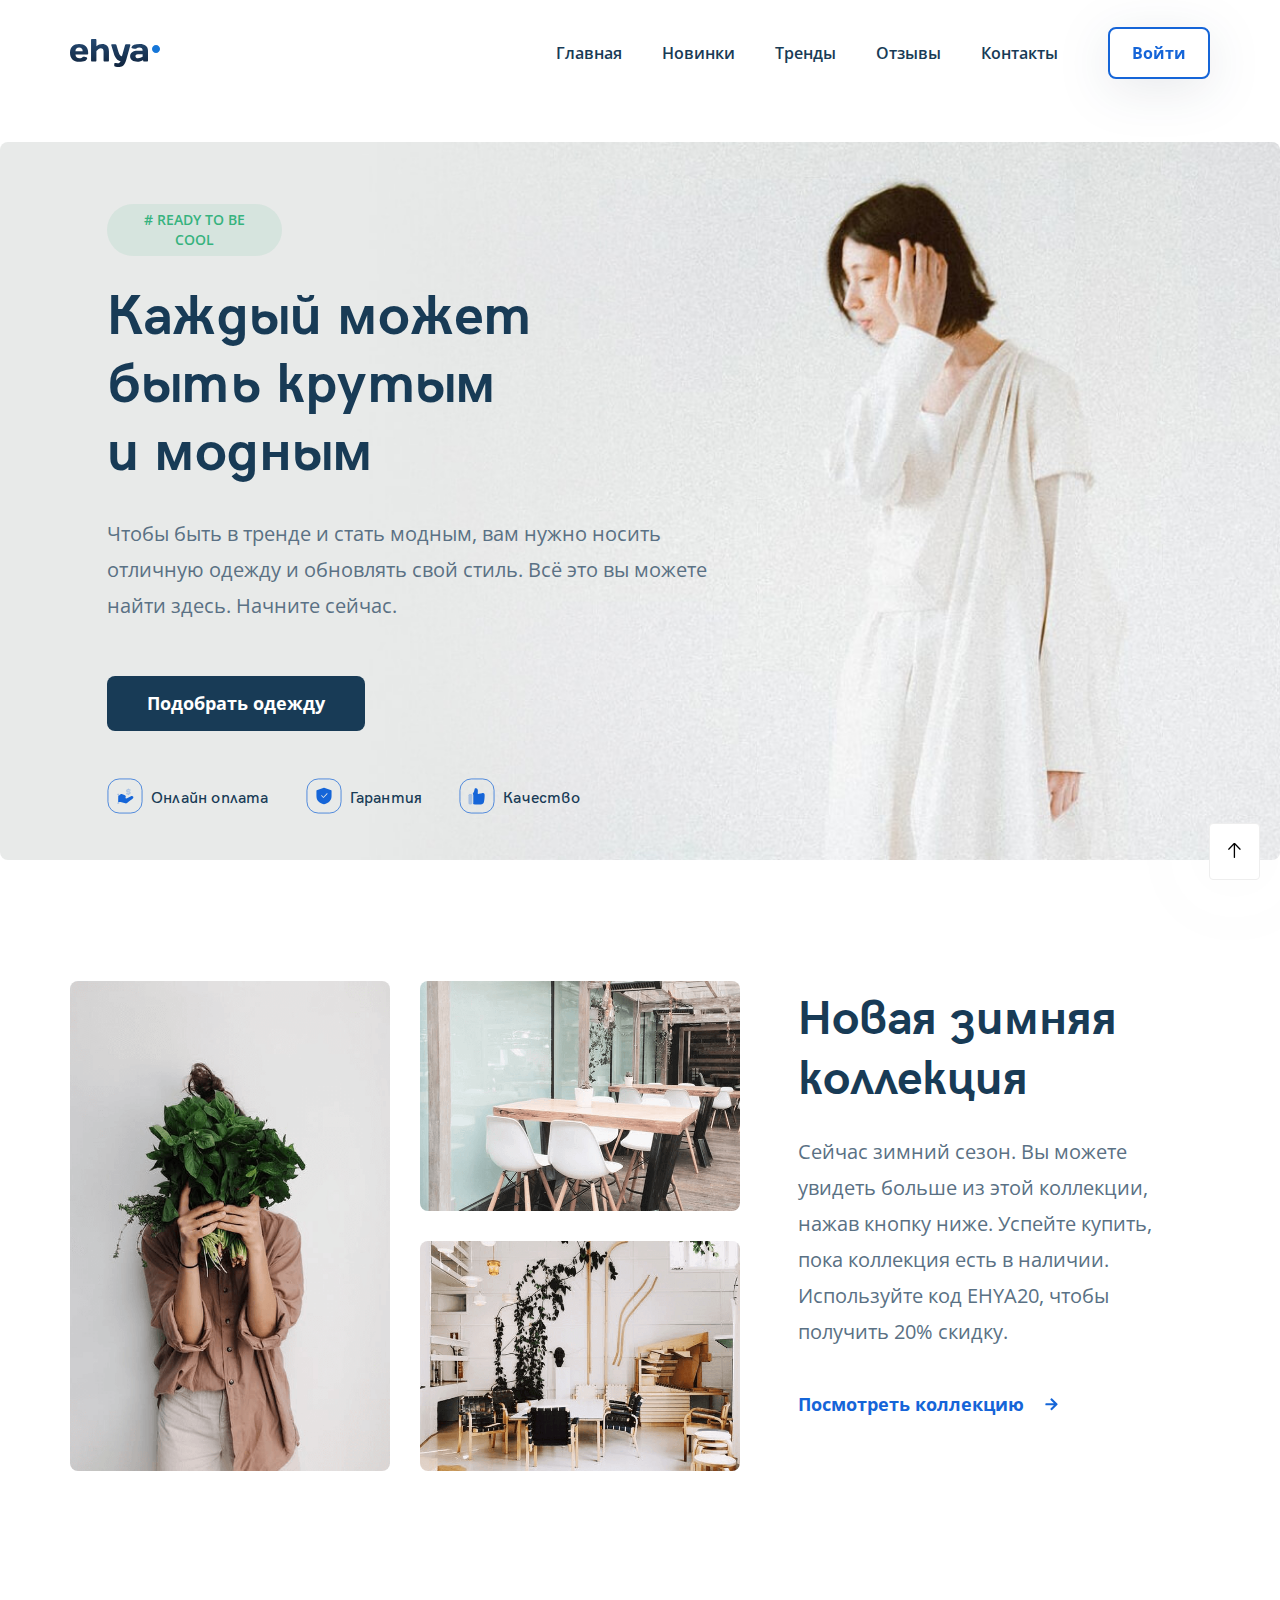
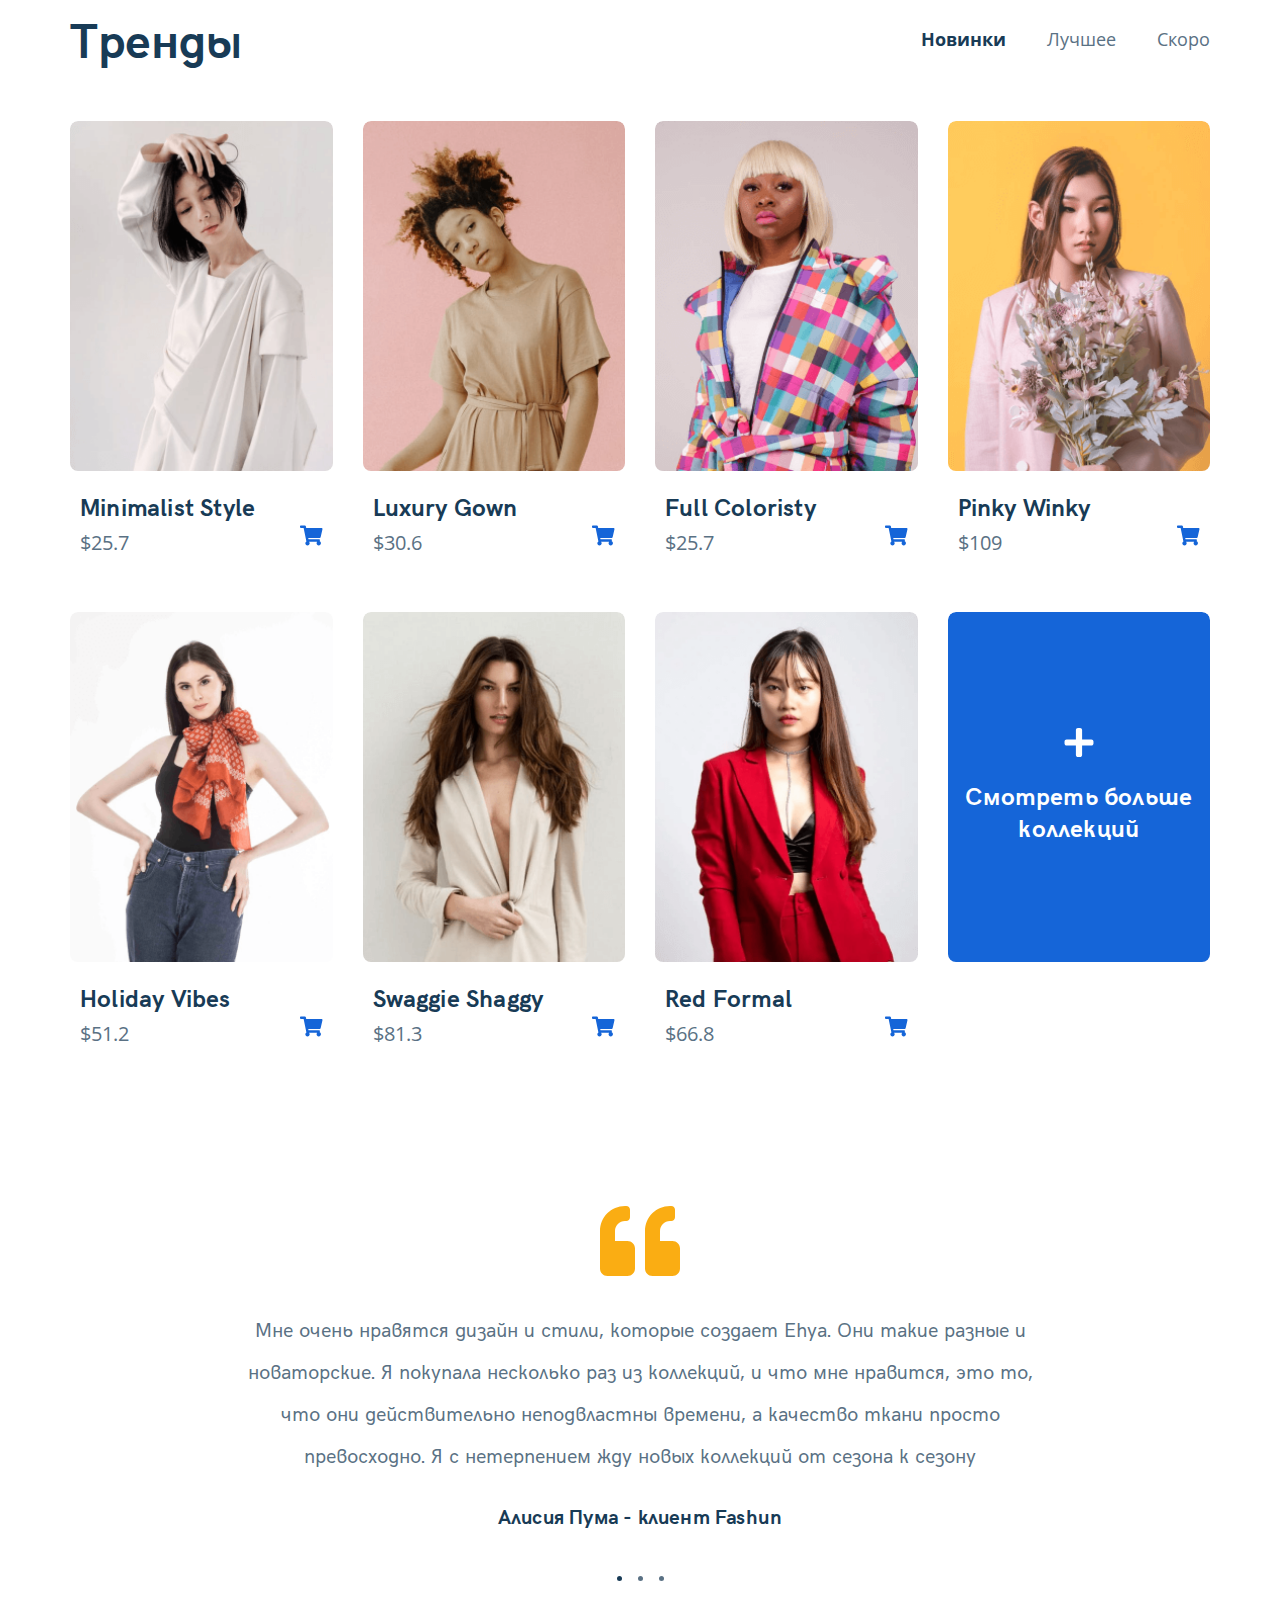
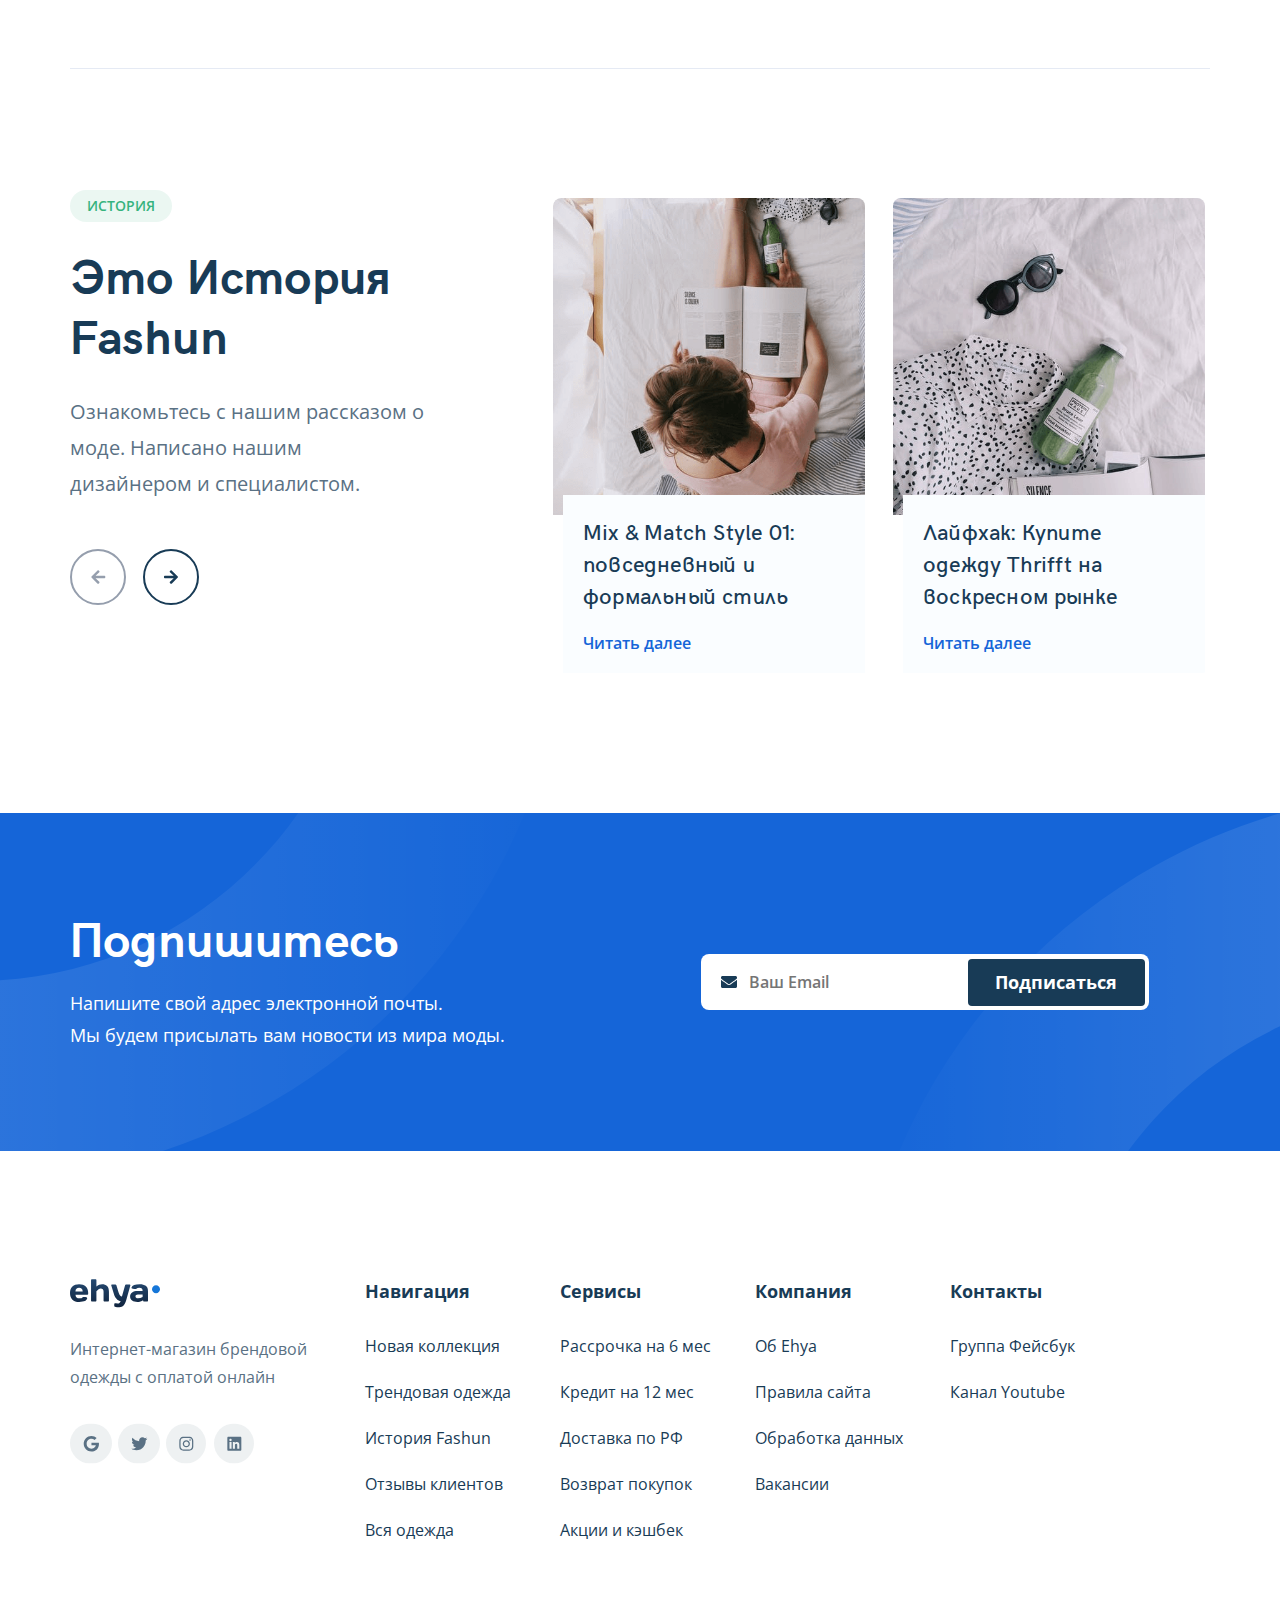
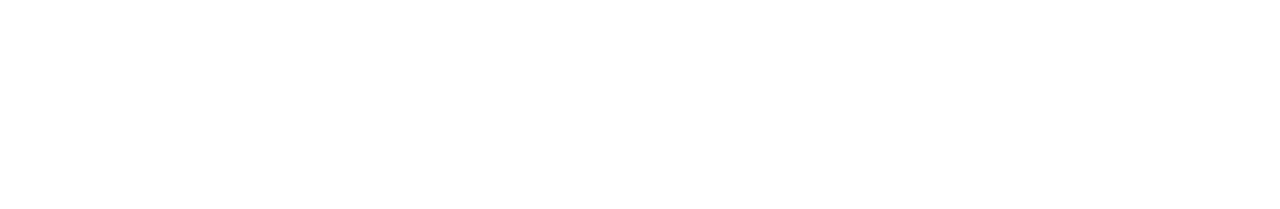
<file: index.html>
<!DOCTYPE html>
<html lang="ru">
<head>
  <meta charset="UTF-8">
  <meta name="viewport" content="width=device-width, initial-scale=1.0">
  <title>Интернет магазин одежды Ehya</title>
  <link rel="apple-touch-icon" sizes="180x180" href="favicon/apple-touch-icon.png">
  <link rel="icon" type="image/png" sizes="32x32" href="favicon/favicon-32x32.png">
  <link rel="icon" type="image/png" sizes="16x16" href="favicon/favicon-16x16.png">
  <link rel="manifest" href="favicon/site.webmanifest">
  <link rel="mask-icon" href="favicon/safari-pinned-tab.svg" color="#5bbad5">
  <meta name="msapplication-TileColor" content="#da532c">
  <meta name="theme-color" content="#ffffff">
  <link rel="preconnect" href="https://fonts.gstatic.com">
  <link href="https://fonts.googleapis.com/css2?family=Open+Sans:wght@300;400;600;700;800&display=swap" rel="stylesheet">
  <link rel="stylesheet" href="css/style.css">
</head>
<body>
    <header id="main-page" class="header header--fixed">
      <div class="container header__container">
        <a href="index.html" class="header__logo">
          <img src="img/logo.svg" alt="Icon: Logo" class="header__image">
        </a>
        <div class="header__mobile-menu">
          <ul class="header__link-list">
          <li class="header__link-item">
            <a href="#main-page" class="header__link">Главная</a>
          </li>
          <li class="header__link-item">
            <a href="#new-collection" class="header__link">Новинки</a>
          </li>
          <li class="header__link-item">
            <a href="#trends-section" class="header__link">Тренды</a>
          </li>
          <li class="header__link-item">
            <a href="#reviews-section" class="header__link">Отзывы</a>
          </li>
          <li class="header__link-item">
            <a href="#contacts-section" class="header__link">Контакты</a>
          </li>
        </ul>
        <button data-toggle="modal" class="header__button header__button--visible">Войти</button>
        <button class="header__menu-button menu-button">
          <span class="menu-button__line"></span>
          <span class="menu-button__line"></span>
          <span class="menu-button__line"></span>
        </button>
        <a href="#" class="header__menu-close">
          <img src="img/close-button.svg" alt="Icon: close">
        </a>
        </div>
        
      </div>
    </header>
    <section class="hero">
      <div class="container hero__container">
        <div class="hero__description">
          <div class="hero__hash">
            <span class="hero__hash-text"># Ready to be cool</span>
          </div>
          <h1 class="hero__title">Каждый&nbsp;может <br>быть крутым <br>и модным</h1>
          <p class="hero__text">Чтобы быть в тренде и стать модным, вам нужно носить отличную одежду и обновлять свой стиль. Всё это вы можете найти здесь. Начните сейчас.</p>
          <button class="hero__button">Подобрать одежду</button>
          <div class="hero__icons">
            <div class="hero__icons-wrapper">
              <img src="img/hand-icon.svg" alt="Icon: hand" class="hero__icon">
              <span class="hero__icon-text">Онлайн оплата</span>
            </div>
            <div class="hero__icons-wrapper">
              <img src="img/shield-icon.svg" alt="Icon: shield" class="hero__icon">
              <span class="hero__icon-text">Гарантия</span>
            </div>
            <div class="hero__icons-wrapper">
              <img src="img/quality-icon.svg" alt="Icon: quality" class="hero__icon">
              <span class="hero__icon-text">Качество</span>
            </div>
          </div>
        </div>
      </div>
    </section>
    <section class="advantages" id="new-collection">
      <div class="container advantages__container">
        <div class="advantages__grid">
          <div class="advantages__item advantages__item--represented">
            <img src="img/advantage-img-1.png" alt="Image: Advantage 1" class="advantages__image">
          </div>
          <div class="advantages__item">
            <img src="img/advantage-img-2.png" alt="Image: Advantage 2" class="advantages__image">
          </div>
          <div class="advantages__item">
            <img src="img/advantage-img-3.png" alt="Image: Advantage 1" class="advantages__image">
          </div>
        </div>
        <div class="advantages__description">
          <h2 class="advantages__title">Новая зимняя коллекция</h2>
          <p class="advantages__text">Сейчас зимний сезон. Вы можете увидеть больше из этой коллекции, нажав кнопку ниже. Успейте купить, пока коллекция есть в наличии. Используйте код EHYA20, чтобы получить 20%&nbsp;скидку.</p>
          <div class="advantages__link-wrapper">
            <a href="" class="advantages__link">Посмотреть коллекцию</a>
            <img src="img/arrow-link.svg" alt="Icon: arrow" class="advantages__link-arrow">
          </div>
        </div>
      </div>
    </section>
    <section class="trends" id="trends-section">
      <div class="container trends__container">
        <h2 class="trends__title">Тренды</h2>
        <ul class="trends__tabs trends__tabs-targets">
          <li data-target="#New" class="trends__item trends__item--active">Новинки</li>
          <li data-target="#Best" class="trends__item">Лучшее</li>
          <li data-target="#Soon" class="trends__item">Скоро</li>
        </ul>
      <ul class="trends__tabs">
          <li id="New" class="trends__content trends__content--active">
            <div class="trends__content-wrapper"><img src="img/trend-1.png" alt="Image: Trend" class="trends__content-image">
            <h3 class="trends__content-title">Minimalist Style</h3>
            <span class="trends__content-price">$25.7</span>
            <a href="#"><img src="img/cart-icon.svg" alt="Icon: Shopping Cart" class="trends__content-icon "></a>
            </div>
            <div class="trends__content-wrapper"><img src="img/trend-2.png" alt="Image: Trend" class="trends__content-image">
              <h3 class="trends__content-title">Luxury Gown</h3>
              <span class="trends__content-price">$30.6</span>
              <a href="#"><img src="img/cart-icon.svg" alt="Icon: Shopping Cart" class="trends__content-icon"></a>
            </div>
            <div class="trends__content-wrapper"><img src="img/trend-3.png" alt="Image: Trend" class="trends__content-image">
              <h3 class="trends__content-title">Full Coloristy</h3>
              <span class="trends__content-price">$25.7</span>
              <a href="#"><img src="img/cart-icon.svg" alt="Icon: Shopping Cart" class="trends__content-icon"></a>
            </div>
            <div class="trends__content-wrapper"><img src="img/trend-4.png" alt="Image: Trend" class="trends__content-image">
              <h3 class="trends__content-title">Pinky Winky</h3>
              <span class="trends__content-price">$109</span>
              <a href="#"><img src="img/cart-icon.svg" alt="Icon: Shopping Cart" class="trends__content-icon"></a>
            </div>
            <div class="trends__content-wrapper"><img src="img/trend-5.png" alt="Image: Trend" class="trends__content-image">
              <h3 class="trends__content-title">Holiday Vibes</h3>
              <span class="trends__content-price">$51.2</span>
              <a href="#"><img src="img/cart-icon.svg" alt="Icon: Shopping Cart" class="trends__content-icon"></a>
            </div>
            <div class="trends__content-wrapper"><img src="img/trend-6.png" alt="Image: Trend" class="trends__content-image">
              <h3 class="trends__content-title">Swaggie Shaggy</h3>
              <span class="trends__content-price">$81.3</span>
             <a href="#"><img src="img/cart-icon.svg" alt="Icon: Shopping Cart" class="trends__content-icon"></a>
            </div>
            <div class="trends__content-wrapper"><img src="img/trend-7.png" alt="Image: Trend" class="trends__content-image">
              <h3 class="trends__content-title">Red Formal</h3>
              <span class="trends__content-price">$66.8</span>
              <a href="#"><img src="img/cart-icon.svg" alt="Icon: Shopping Cart" class="trends__content-icon"></a>
            </div>
            <div class="trends__content-wrapper trends__content-wrapper--last" onclick="window.location.href='#'">
            <div class="trends__content-main">
              <img src="img/plus-icon.svg" alt="Icon: plus" class="trends__content-plus">
              <p class="trends__content-text">Смотреть больше коллекций</p>
            </div>
            </div>
          </li>
          <li id="Best" class="trends__content">
            <div class="trends__content-wrapper"><img src="img/trend-4.png" alt="Image: Trend" class="trends__content-image">
              <h3 class="trends__content-title">Pinky Winky</h3>
              <span class="trends__content-price">$109</span>
              <a href="#"><img src="img/cart-icon.svg" alt="Icon: Shopping Cart" class="trends__content-icon"></a>
            </div>
            <div class="trends__content-wrapper"><img src="img/trend-6.png" alt="Image: Trend" class="trends__content-image">
              <h3 class="trends__content-title">Swaggie Shaggy</h3>
              <span class="trends__content-price">$81.3</span>
              <a href="#"><img src="img/cart-icon.svg" alt="Icon: Shopping Cart" class="trends__content-icon"></a>
            </div>
            <div class="trends__content-wrapper"><img src="img/trend-7.png" alt="Image: Trend" class="trends__content-image">
              <h3 class="trends__content-title">Red Formal</h3>
              <span class="trends__content-price">$66.8</span>
              <a href="#"><img src="img/cart-icon.svg" alt="Icon: Shopping Cart" class="trends__content-icon"></a>
            </div>
              <div class="trends__content-wrapper"><img src="img/trend-1.png" alt="Image: Trend" class="trends__content-image">
              <h3 class="trends__content-title">Minimalist Style</h3>
              <span class="trends__content-price">$25.7</span>
              <a href="#"><img src="img/cart-icon.svg" alt="Icon: Shopping Cart" class="trends__content-icon"></a>
              </div>
              <div class="trends__content-wrapper"><img src="img/trend-5.png" alt="Image: Trend" class="trends__content-image">
                <h3 class="trends__content-title">Holiday Vibes</h3>
                <span class="trends__content-price">$51.2</span>
                <a href="#"><img src="img/cart-icon.svg" alt="Icon: Shopping Cart" class="trends__content-icon"></a>
              </div>
              <div class="trends__content-wrapper"><img src="img/trend-3.png" alt="Image: Trend" class="trends__content-image">
                <h3 class="trends__content-title">Full Coloristy</h3>
                <span class="trends__content-price">$25.7</span>
                <a href="#"><img src="img/cart-icon.svg" alt="Icon: Shopping Cart" class="trends__content-icon"></a>
              </div>
              <div class="trends__content-wrapper"><img src="img/trend-2.png" alt="Image: Trend" class="trends__content-image">
                <h3 class="trends__content-title">Luxury Gown</h3>
                <span class="trends__content-price">$30.6</span>
                <a href="#"><img src="img/cart-icon.svg" alt="Icon: Shopping Cart" class="trends__content-icon"></a>
              </div>
              <div class="trends__content-main" onclick="window.location.href='#'">
                <img src="img/plus-icon.svg" alt="Icon: plus" class="trends__content-plus">
                <p class="trends__content-text">Смотреть больше коллекций</p>
              </div>
          </li>
            <li id="Soon" class="trends__content">
              <div class="trends__content-wrapper"><img src="img/trend-3.png" alt="Image: Trend" class="trends__content-image">
                <h3 class="trends__content-title">Full Coloristy</h3>
                <span class="trends__content-price">$25.7</span>
                <a href="#"><img src="img/cart-icon.svg" alt="Icon: Shopping Cart" class="trends__content-icon"></a>
              </div>
              <div class="trends__content-wrapper"><img src="img/trend-7.png" alt="Image: Trend" class="trends__content-image">
                <h3 class="trends__content-title">Red Formal</h3>
                <span class="trends__content-price">$66.8</span>
                <a href="#"><img src="img/cart-icon.svg" alt="Icon: Shopping Cart" class="trends__content-icon"></a>
              </div>
              <div class="trends__content-wrapper"><img src="img/trend-6.png" alt="Image: Trend" class="trends__content-image">
                <h3 class="trends__content-title">Swaggie Shaggy</h3>
                <span class="trends__content-price">$81.3</span>
                <a href="#"><img src="img/cart-icon.svg" alt="Icon: Shopping Cart" class="trends__content-icon"></a>
              </div>
              <div class="trends__content-wrapper"><img src="img/trend-5.png" alt="Image: Trend" class="trends__content-image">
                <h3 class="trends__content-title">Holiday Vibes</h3>
                <span class="trends__content-price">$51.2</span>
                <a href="#"><img src="img/cart-icon.svg" alt="Icon: Shopping Cart" class="trends__content-icon"></a>
              </div>
              <div class="trends__content-wrapper"><img src="img/trend-4.png" alt="Image: Trend" class="trends__content-image">
                <h3 class="trends__content-title">Pinky Winky</h3>
                <span class="trends__content-price">$109</span>
                <a href="#"><img src="img/cart-icon.svg" alt="Icon: Shopping Cart" class="trends__content-icon"></a>
              </div>
              <div class="trends__content-wrapper"><img src="img/trend-1.png" alt="Image: Trend" class="trends__content-image">
                <h3 class="trends__content-title">Minimalist Style</h3>
                <span class="trends__content-price">$25.7</span>
                <a href="#"><img src="img/cart-icon.svg" alt="Icon: Shopping Cart" class="trends__content-icon"></a>
                </div>
                <div class="trends__content-wrapper"><img src="img/trend-2.png" alt="Image: Trend" class="trends__content-image">
                  <h3 class="trends__content-title">Luxury Gown</h3>
                  <span class="trends__content-price">$30.6</span>
                  <a href="#"><img src="img/cart-icon.svg" alt="Icon: Shopping Cart" class="trends__content-icon"></a>
                </div>
                <div class="trends__content-main" onclick="window.location.href='#'">
                  <img src="img/plus-icon.svg" alt="Icon: plus" class="trends__content-plus">
                  <p class="trends__content-text">Смотреть больше коллекций</p>
                </div>
          </li>
        </ul>
      </div>
    </section>
    <section class="reviews" id="reviews-section">
      <div class="container reviews__container">
        <div class="swiper-container reviews-slider">
          <div class="swiper-wrapper">
            <div class="swiper-slide">
              <div class="reviews-slider__item">
                <p class="reviews-slider__text">Мне очень нравятся дизайн и стили, которые создает Ehya. Они такие разные и новаторские. Я покупала несколько раз из коллекций, и что мне нравится, это то, что они действительно неподвластны времени, а качество ткани просто превосходно. <span class="reviews-slider__additional-text">Я с нетерпением жду новых коллекций от сезона к сезону</span> </p>
                <h4 class="reviews-slider__profile">Алисия Пума - клиент Fashun</h4>
              </div>
            </div>
            <div class="swiper-slide">
              <div class="reviews-slider__item">
                <p class="reviews-slider__text">
                  Далеко-далеко за словесными горами в стране гласных и согласных живут рыбные тексты. Вдали от всех живут они в буквенных домах на берегу Семантика большого языкового океана.
                </p>
                <h4 class="reviews-slider__profile">Меган Фокс - клиент Fashun</h4>
              </div>
            </div>
            <div class="swiper-slide">
              <div class="reviews-slider__item">
                <p class="reviews-slider__text">Далеко-далеко за словесными горами в стране гласных и согласных живут рыбные тексты. Вдали от всех живут они в буквенных домах на берегу Семантика большого языкового океана. </p>
                <h4 class="reviews-slider__profile">Роберт Паттинсон - клиент Fashun</h4>
              </div>
            </div>
          </div>
          <div class="swiper-pagination"></div>
        </div>
      </div>
    </section>
    <section class="stories" id="stories-section">
      <div class="container stories__container">
        <div class="stories__description">
          <div class="stories__hash">
          <span class="stories__hash-text">История</span>
        </div>
        <h2 class="stories__title"><span class="stories__hidden-text">Это</span> История Fashun</h2>
        <p class="stories__text">Ознакомьтесь с нашим рассказом о моде. Написано нашим дизайнером&nbsp;и&nbsp;специалистом.</p>
        <div class="stories__buttons-wrapper">
          <div class="stories__button-prev "></div>
        <div class="stories__button-next stories__button-next--active"></div>
        </div>
        
        </div>
        <div class="swiper-container stories-slider">
          
          <div class="swiper-wrapper stories__swiper-wrapper">
            <div class="swiper-slide stories-slide">
              <div class="stories-slider__item">
                <div class="stories-slider__card">
                  <div class="stories-slider__image-wrapper"><img src="img/story-image-1.png" alt="Image: story image" class="stories-slider__image">
                </div>
                  <div class="stories-slider__description">
                    <p class="stories-slider__text">Mix & Match Style 01: повседневный и формальный стиль</p>
                    <a href="#" class="stories-slider__link">Читать далее</a>
                  </div>
                </div>
                <div class="stories-slider__card">
                  <div class="stories-slider__image-wrapper"><img src="img/story-image-2.png" alt="Image: story image" class="stories-slider__image"></div>
                  <div class="stories-slider__description">
                    <p class="stories-slider__text">Лайфхак: Купите одежду Thrifft на воскресном рынке
                    </p>
                    <a href="#" class="stories-slider__link">Читать далее</a>
                  </div>
                </div>
              </div>
            </div>
            <div class="swiper-slide stories-slide">
              <div class="stories-slider__item">
                <div class="stories-slider__card">
                  <div class="stories-slider__image-wrapper"><img src="img/story-image-3.png" alt="Image: story image" class="stories-slider__image"></div>
                  <div class="stories-slider__description">
                    <p class="stories-slider__text">Mix & Match Style 02: повседневный и формальный стиль</p>
                    <a href="#" class="stories-slider__link">Читать далее</a>
                  </div>
                </div>
                <div class="stories-slider__card">
                  <div class="stories-slider__image-wrapper"><img src="img/story-image-4.png" alt="Image: story image" class="stories-slider__image"></div>
                  <div class="stories-slider__description">
                    <p class="stories-slider__text">Лайфхак: Купите одежду Thrifft на воскресном рынке
                    </p>
                    <a href="#" class="stories-slider__link">Читать далее</a>
                  </div>
                </div>
              </div>
            </div>
            <div class="swiper-slide stories-slide">
              <div class="stories-slider__item">
                <div class="stories-slider__card">
                  <div class="stories-slider__image-wrapper"><img src="img/story-image-5.png" alt="Image: story image" class="stories-slider__image"></div>
                  <div class="stories-slider__description">
                    <p class="stories-slider__text">Mix & Match Style 03: повседневный и формальный стиль</p>
                    <a href="#" class="stories-slider__link">Читать далее</a>
                  </div>
                </div>
                <div class="stories-slider__card">
                  <div class="stories-slider__image-wrapper"><img src="img/story-image-6.png" alt="Image: story image" class="stories-slider__image"></div>
                  <div class="stories-slider__description">
                    <p class="stories-slider__text">Лайфхак: Купите одежду Thrifft на воскресном рынке
                    </p>
                    <a href="#" class="stories-slider__link">Читать далее</a>
                  </div>
                </div>
              </div>
            </div>
          </div>
        </div>
      </div>
    </section>
    <section class="newsletter">
      <div class="newsletter__wrapper">
        <div class="newsletter__description">
          <h2 class="newsletter__title">Подпишитесь</h2>
          <p class="newsletter__text">Напишите свой адрес электронной почты. Мы&nbsp;будем присылать вам новости из мира моды.</p>
        </div>
        <form action="send.php" method="POST" class="form subscribe newsletter__subscribe">
          <div class="newsletter__input__group">
            <input type="email" placeholder="Ваш Email" class="subscribe__input"
          name="emailNews" required
          >
          </div>
          <button class="subscribe__button">
            Подписаться
          </button>
        </form>
      </div>
    </section>
    <footer id="contacts-section" class="footer">
      <div class="container footer__container">
        <div class="footer-wrapper">
          <div class="footer__logo-icons">
            <a href="#" class="footer__image-wrapper">
              <img src="img/logo-footer.svg" alt="Image: Logo footer" class="footer__logo">
            </a>
            <p class="footer__logo-text">Интернет-магазин брендовой одежды с оплатой онлайн</p>
            <div class="footer__logo-icons-wrapper">
              <div class="footer__icons-wrapper" onclick="window.open('https://google.com/','_blank');"><img src="img/google-icon.svg" alt="Icon: google icon" class="footer__icon"></div>
            <div class="footer__icons-wrapper" onclick="window.open('https://twitter.com/','_blank');"><img src="img/twitte-icon.svg" alt="Icon: twitter icon" class="footer__icon"></div>
            <div class="footer__icons-wrapper" onclick="window.open('https://instagram.com/','_blank');"><img src="img/ig-icon.svg" alt="Icon: IG icon" class="footer__icon"></div>
            <div class="footer__icons-wrapper" onclick="window.open('https://ru.linkedin.com/','_blank');"><img src="img/in-icon.svg" alt="Icon: in icon" class="footer__icon"></div>
            </div>
          </div>
          <div class="footer__navigation">
            <h3 class="footer__title">Навигация</h3>
            <ul class="footer__list">
              <li class="footer__list-link"><a href="#new-collection" class="footer__list-link-text">Новая коллекция</a></li>
              <li class="footer__list-link"><a href="#trends-section" class="footer__list-link-text">Трендовая одежда</a></li>
              <li class="footer__list-link"><a href="#stories-section" class="footer__list-link-text">История Fashun</a></li>
              <li class="footer__list-link"><a href="#reviews-section" class="footer__list-link-text">Отзывы клиентов</a></li>
              <li class="footer__list-link"><a href="#new-collection" class="footer__list-link-text">Вся одежда</a></li>
            </ul>
          </div>
          <div class="footer__services">
            <h3 class="footer__title">Сервисы</h3>
            <ul class="footer__list">
              <li class="footer__list-link"><a href="#" class="footer__list-link-text">Рассрочка на 6 мес</a></li>
              <li class="footer__list-link"><a href="#" class="footer__list-link-text">Кредит на 12 мес</a></li>
              <li class="footer__list-link"><a href="#" class="footer__list-link-text">Доставка по РФ</a></li>
              <li class="footer__list-link"><a href="#" class="footer__list-link-text">Возврат покупок</a></li>
              <li class="footer__list-link"><a href="#" class="footer__list-link-text">Акции и кэшбек</a></li>
            </ul>
          </div>
          <div class="footer__company">
            <h3 class="footer__title">Компания</h3>
            <ul class="footer__list">
              <li class="footer__list-link"><a href="#" class="footer__list-link-text">Об Ehya</a></li>
              <li class="footer__list-link"><a href="#" class="footer__list-link-text">Правила сайта</a></li>
              <li class="footer__list-link"><a href="#" class="footer__list-link-text">Обработка данных</a></li>
              <li class="footer__list-link"><a href="#" class="footer__list-link-text">Вакансии</a></li>
            </ul>
          </div>
          <div class="footer__contacts">
            <h3 class="footer__title">Контакты</h3>
            <ul class="footer__list">
              <li class="footer__list-link"><a href="https://www.facebook.com/" target="_blank" class="footer__list-link-text">Группа Фейсбук</a></li>
              <li class="footer__list-link"><a href="https://www.youtube.com/" target="_blank" class="footer__list-link-text">Канал Youtube</a></li>
            </ul>
          </div>
        </div>
      </div>
    </footer>
    <div class="modal">
      <div class="modal__overlay">
  
      </div>
  
      <div class="modal__dialog">
        <a href="#" class="modal__close">
          <img src="img/close-button.svg" alt="Icon: close">
        </a>
        <h3 class="modal__title">Ehya Shop</h3>
            <form action="send.php" method="POST" class="modal__form form">
              <div class="modal__input-group modal__input-group--1">
                <input type="text" placeholder="Логин*" class="input modal__input modal__input--1"
              name="login" required minlength="5"
              >
              </div>
  
              <div class="modal__input-group ">
                <input type="text" placeholder="Пароль*" class="input modal__input modal__input--tel modal__input--2"
              name="password" required minlength="5"
              >
              </div>
  
  
              <button class="button modal__button" type="submit">Войти</button>
  
              <span class="modal__info">* Обязательные поля</span>
            </form>
      </div>
    </div>
    <a href="#main-page" class="to-top">
      <img src="img/return.png" alt="Наверх">
    </a>
    <script src="js/jquery-3.5.1.min.js"></script>
    <script src="js/swiper-bundle.min.js"></script>
    <script src="js/jquery.validate.min.js"></script>
    <script src="js/jquery.mask.min.js"></script>
    <script src="js/main.js"></script>
</body>
</html>
</file>
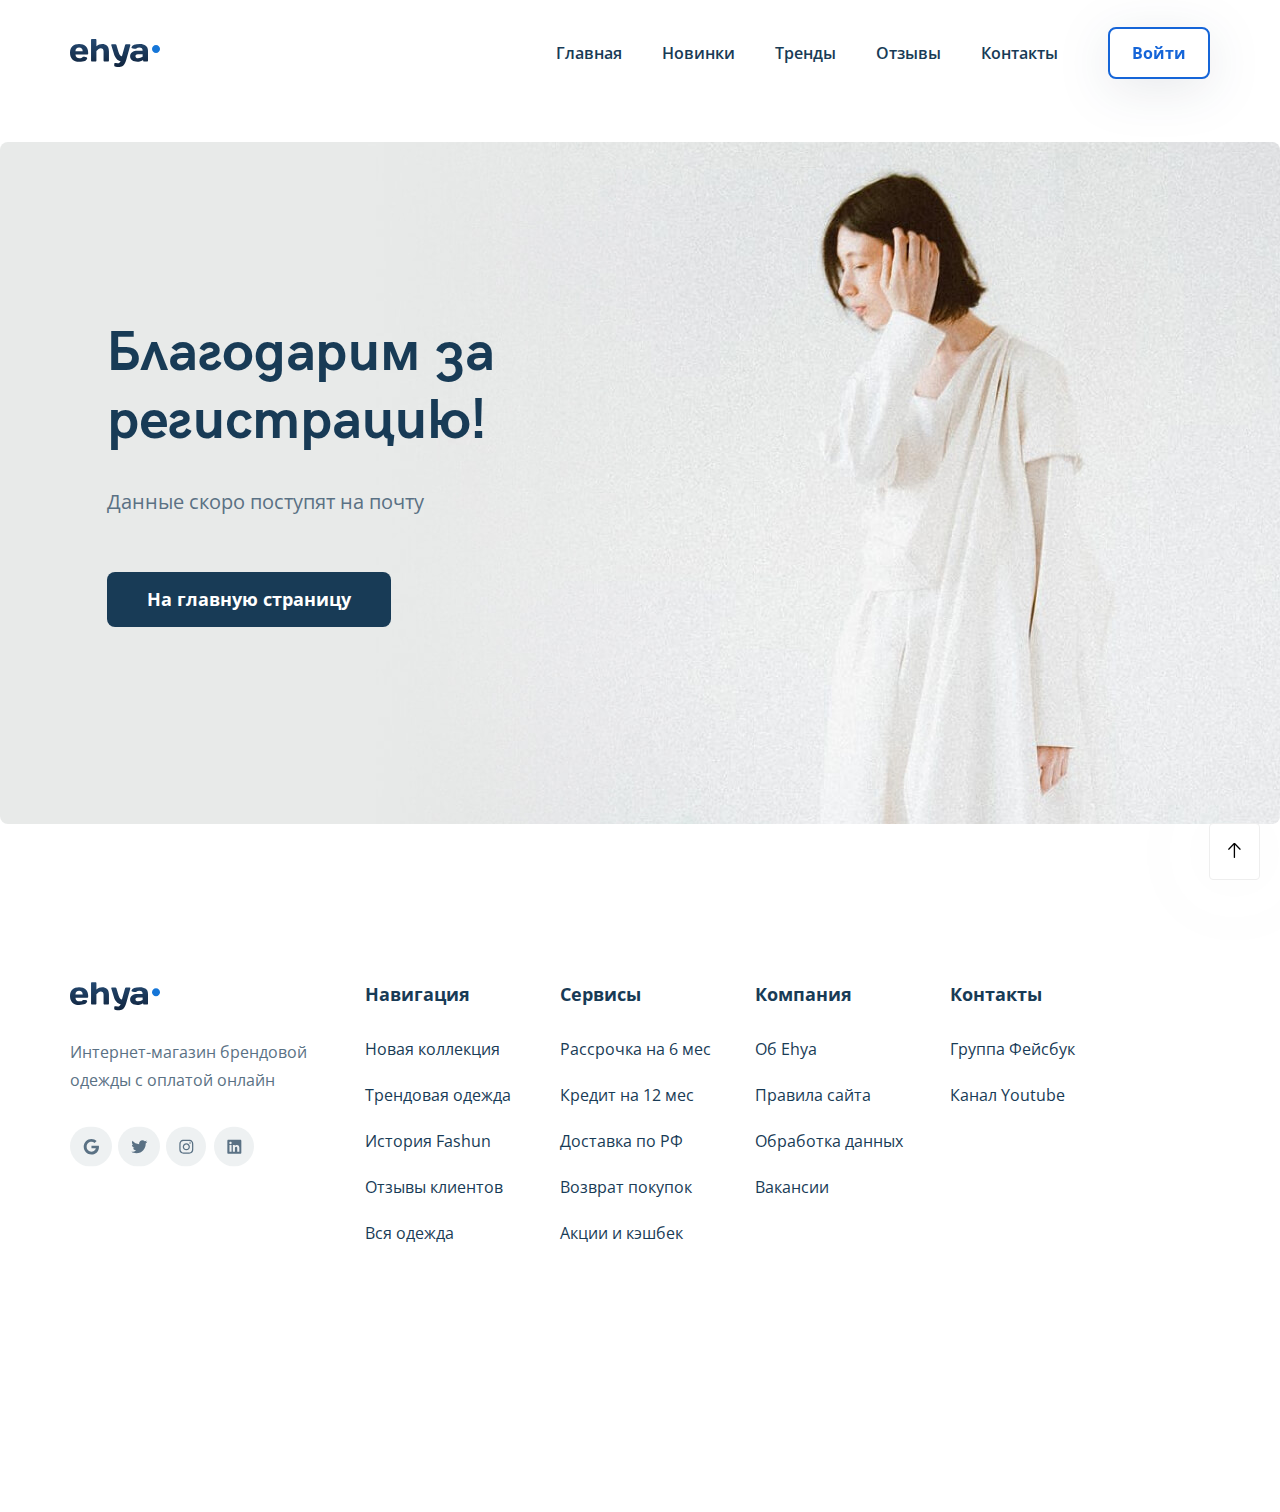
<file: modal-send.html>
<!DOCTYPE html>
<html lang="ru">
<head>
  <meta charset="UTF-8">
  <meta name="viewport" content="width=device-width, initial-scale=1.0">
  <title>Интернет магазин одежды Ehya</title>
  <link rel="apple-touch-icon" sizes="180x180" href="favicon/apple-touch-icon.png">
  <link rel="icon" type="image/png" sizes="32x32" href="favicon/favicon-32x32.png">
  <link rel="icon" type="image/png" sizes="16x16" href="favicon/favicon-16x16.png">
  <link rel="manifest" href="favicon/site.webmanifest">
  <link rel="mask-icon" href="favicon/safari-pinned-tab.svg" color="#5bbad5">
  <meta name="msapplication-TileColor" content="#da532c">
  <meta name="theme-color" content="#ffffff">
  <link rel="preconnect" href="https://fonts.gstatic.com">
  <link href="https://fonts.googleapis.com/css2?family=Open+Sans:wght@300;400;600;700;800&display=swap" rel="stylesheet">
  <link rel="stylesheet" href="css/style.css">
</head>
<body>
    <header class="header header--fixed" id="main-page">
      <div class="container header__container">
        <a href="index.html" class="header__logo">
          <img src="img/logo.svg" alt="Icon: Logo" class="header__image">
        </a>
        <div class="header__mobile-menu">
          <ul class="header__link-list">
          <li class="header__link-item">
            <a href="#main-page" class="header__link">Главная</a>
          </li>
          <li class="header__link-item">
            <a href="#" class="header__link">Новинки</a>
          </li>
          <li class="header__link-item">
            <a href="#" class="header__link">Тренды</a>
          </li>
          <li class="header__link-item">
            <a href="#" class="header__link">Отзывы</a>
          </li>
          <li class="header__link-item">
            <a href="#contacts-section" class="header__link">Контакты</a>
          </li>
        </ul>
        <button data-toggle="modal" class="header__button header__button--visible">Войти</button>
        <button class="header__menu-button menu-button">
          <span class="menu-button__line"></span>
          <span class="menu-button__line"></span>
          <span class="menu-button__line"></span>
        </button>
        <a href="#" class="header__menu-close">
          <img src="img/close-button.svg" alt="Icon: close">
        </a>
        </div>
        
      </div>
    </header>
    <section class="hero hero-thank">
      <div class="container hero__container hero__container-thank">
        <div class="hero__description">
          <h1 class="hero__title hero__title-thank">Благодарим за регистрацию!</h1>
          <p class="hero__text">Данные скоро поступят на почту</p>
          <button class="hero__button" onclick="window.location.href='index.html'">На главную страницу</button>
        </div>
      </div>
    </section>
    <footer class="footer" id="contacts-section">
      <div class="container footer__container">
        <div class="footer-wrapper">
          <div class="footer__logo-icons">
            <a href="index.html" class="footer__image-wrapper">
              <img src="img/logo-footer.svg" alt="Image: Logo footer" class="footer__logo">
            </a>
            <p class="footer__logo-text">Интернет-магазин брендовой одежды с оплатой онлайн</p>
            <div class="footer__logo-icons-wrapper">
              <div class="footer__icons-wrapper" onclick="window.open('https://google.com/','_blank');"><img src="img/google-icon.svg" alt="Icon: google icon" class="footer__icon"></div>
            <div class="footer__icons-wrapper" onclick="window.open('https://twitter.com/','_blank');"><img src="img/twitte-icon.svg" alt="Icon: twitter icon" class="footer__icon"></div>
            <div class="footer__icons-wrapper" onclick="window.open('https://instagram.com/','_blank');"><img src="img/ig-icon.svg" alt="Icon: IG icon" class="footer__icon"></div>
            <div class="footer__icons-wrapper" onclick="window.open('https://ru.linkedin.com/','_blank');"><img src="img/in-icon.svg" alt="Icon: in icon" class="footer__icon"></div>
            </div>
          </div>
          <div class="footer__navigation">
            <h3 class="footer__title">Навигация</h3>
            <ul class="footer__list">
              <li class="footer__list-link"><a href="#" class="footer__list-link-text">Новая коллекция</a></li>
              <li class="footer__list-link"><a href="#" class="footer__list-link-text">Трендовая одежда</a></li>
              <li class="footer__list-link"><a href="#" class="footer__list-link-text">История Fashun</a></li>
              <li class="footer__list-link"><a href="#" class="footer__list-link-text">Отзывы клиентов</a></li>
              <li class="footer__list-link"><a href="#" class="footer__list-link-text">Вся одежда</a></li>
            </ul>
          </div>
          <div class="footer__services">
            <h3 class="footer__title">Сервисы</h3>
            <ul class="footer__list">
              <li class="footer__list-link"><a href="#" class="footer__list-link-text">Рассрочка на 6 мес</a></li>
              <li class="footer__list-link"><a href="#" class="footer__list-link-text">Кредит на 12 мес</a></li>
              <li class="footer__list-link"><a href="#" class="footer__list-link-text">Доставка по РФ</a></li>
              <li class="footer__list-link"><a href="#" class="footer__list-link-text">Возврат покупок</a></li>
              <li class="footer__list-link"><a href="#" class="footer__list-link-text">Акции и кэшбек</a></li>
            </ul>
          </div>
          <div class="footer__company">
            <h3 class="footer__title">Компания</h3>
            <ul class="footer__list">
              <li class="footer__list-link"><a href="#" class="footer__list-link-text">Об Ehya</a></li>
              <li class="footer__list-link"><a href="#" class="footer__list-link-text">Правила сайта</a></li>
              <li class="footer__list-link"><a href="#" class="footer__list-link-text">Обработка данных</a></li>
              <li class="footer__list-link"><a href="#" class="footer__list-link-text">Вакансии</a></li>
            </ul>
          </div>
          <div class="footer__contacts">
            <h3 class="footer__title">Контакты</h3>
            <ul class="footer__list">
              <li class="footer__list-link"><a href="https://www.facebook.com/" target="_blank" class="footer__list-link-text">Группа Фейсбук</a></li>
              <li class="footer__list-link"><a href="https://www.youtube.com/" target="_blank" class="footer__list-link-text">Канал Youtube</a></li>
            </ul>
          </div>
        </div>
      </div>
    </footer>
    <div class="modal">
      <div class="modal__overlay">
  
      </div>
  
      <div class="modal__dialog">
        <a href="#" class="modal__close">
          <img src="img/close-button.svg" alt="Icon: close">
        </a>
        <h3 class="modal__title">Ehya Shop</h3>
            <form action="send.php" method="POST" class="modal__form form">
              <div class="modal__input-group modal__input-group--1">
                <input type="text" placeholder="Логин*" class="input modal__input modal__input--1"
              name="login" required minlength="5"
              >
              </div>
  
              <div class="modal__input-group ">
                <input type="text" placeholder="Пароль*" class="input modal__input modal__input--tel modal__input--2"
              name="password" required minlength="5"
              >
              </div>
  
  
              <button class="button modal__button" type="submit">Войти</button>
  
              <span class="modal__info">* Обязательные поля</span>
            </form>
      </div>
    </div>
    <a href="#main-page" class="to-top">
      <img src="img/return.png" alt="Наверх">
    </a>
    <script src="js/jquery-3.5.1.min.js"></script>
    <script src="js/swiper-bundle.min.js"></script>
    <script src="js/jquery.validate.min.js"></script>
    <script src="js/jquery.mask.min.js"></script>
    <script src="js/main.js"></script>
</body>
</html>
</file>
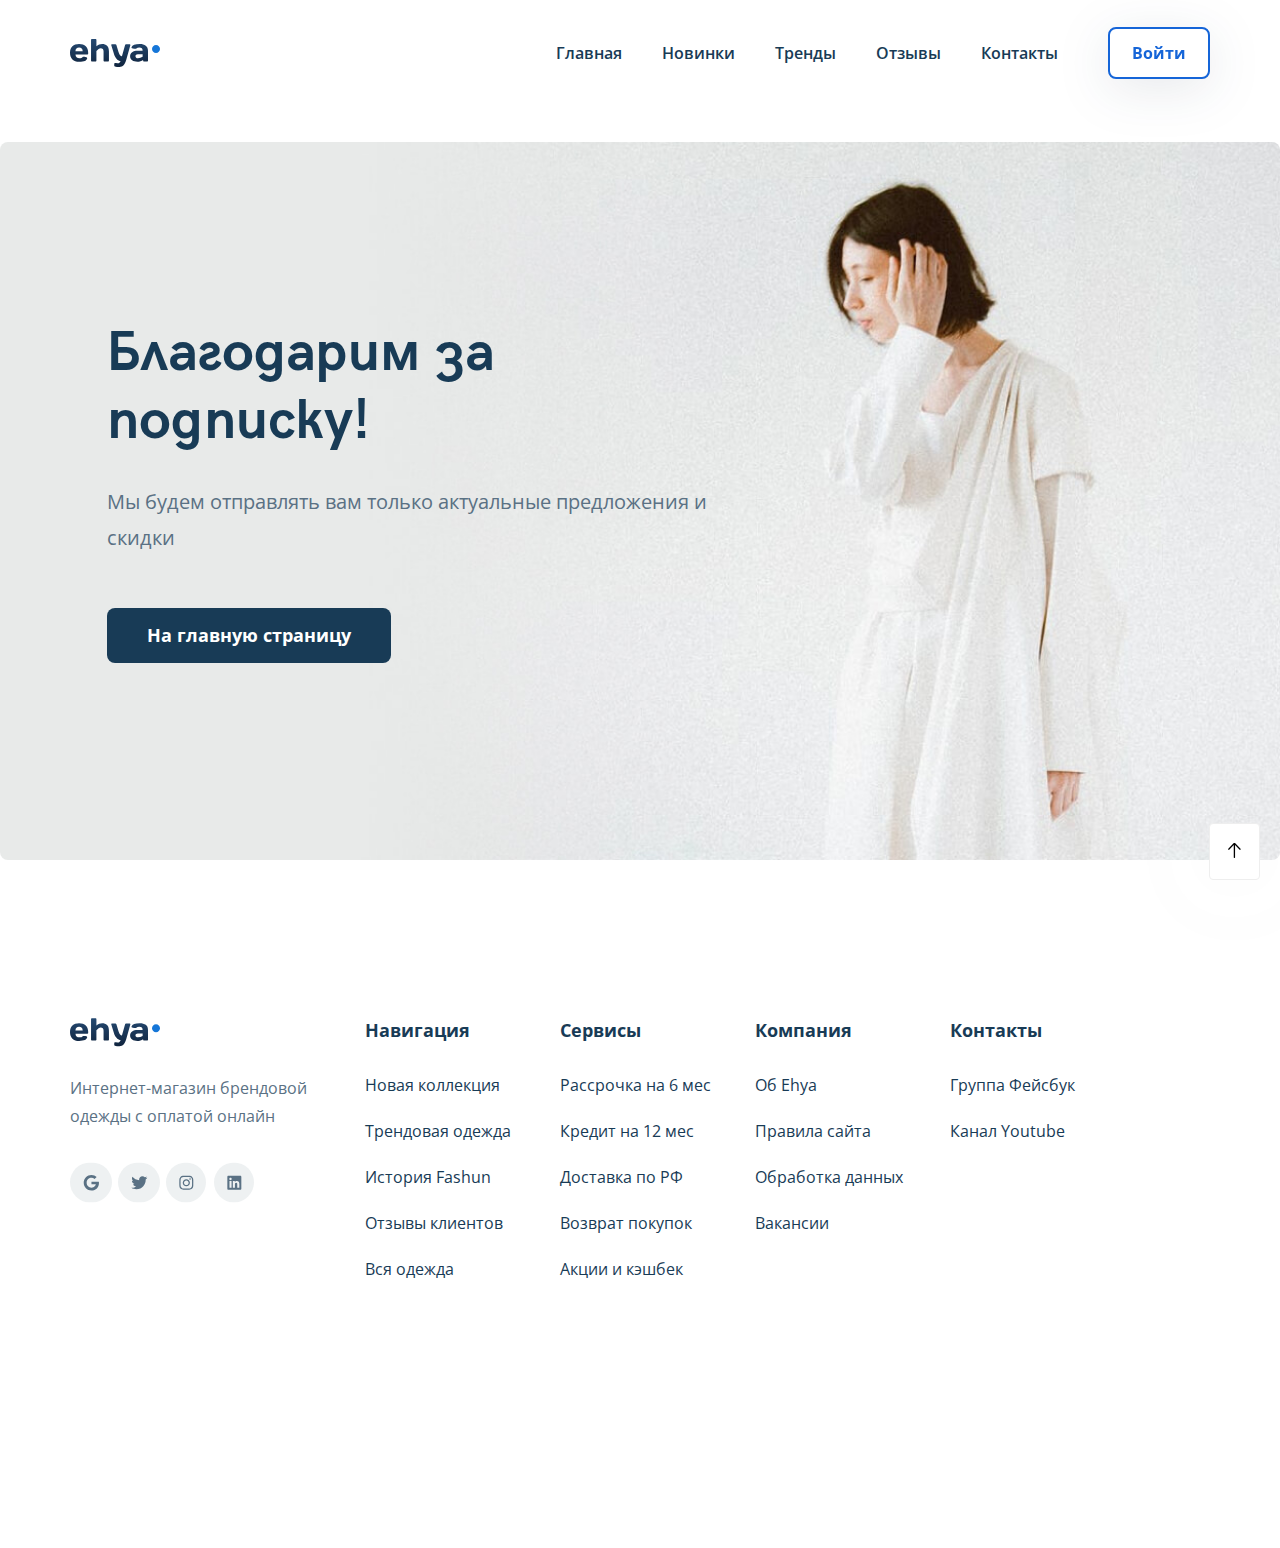
<file: thankyou.html>
<!DOCTYPE html>
<html lang="ru">
<head>
  <meta charset="UTF-8">
  <meta name="viewport" content="width=device-width, initial-scale=1.0">
  <title>Интернет магазин одежды Ehya</title>
  <link rel="apple-touch-icon" sizes="180x180" href="favicon/apple-touch-icon.png">
  <link rel="icon" type="image/png" sizes="32x32" href="favicon/favicon-32x32.png">
  <link rel="icon" type="image/png" sizes="16x16" href="favicon/favicon-16x16.png">
  <link rel="manifest" href="favicon/site.webmanifest">
  <link rel="mask-icon" href="favicon/safari-pinned-tab.svg" color="#5bbad5">
  <meta name="msapplication-TileColor" content="#da532c">
  <meta name="theme-color" content="#ffffff">
  <link rel="preconnect" href="https://fonts.gstatic.com">
  <link href="https://fonts.googleapis.com/css2?family=Open+Sans:wght@300;400;600;700;800&display=swap" rel="stylesheet">
  <link rel="stylesheet" href="css/style.css">
</head>
<body>
    <header class="header header--fixed" id="main-page">
      <div class="container header__container">
        <a href="index.html" class="header__logo">
          <img src="img/logo.svg" alt="Icon: Logo" class="header__image">
        </a>
        <div class="header__mobile-menu">
          <ul class="header__link-list">
          <li class="header__link-item">
            <a href="#main-page" class="header__link">Главная</a>
          </li>
          <li class="header__link-item">
            <a href="#" class="header__link">Новинки</a>
          </li>
          <li class="header__link-item">
            <a href="#" class="header__link">Тренды</a>
          </li>
          <li class="header__link-item">
            <a href="#" class="header__link">Отзывы</a>
          </li>
          <li class="header__link-item">
            <a href="#contacts-section" class="header__link">Контакты</a>
          </li>
        </ul>
        <button data-toggle="modal" class="header__button header__button--visible">Войти</button>
        <button class="header__menu-button menu-button">
          <span class="menu-button__line"></span>
          <span class="menu-button__line"></span>
          <span class="menu-button__line"></span>
        </button>
        <a href="#" class="header__menu-close">
          <img src="img/close-button.svg" alt="Icon: close">
        </a>
        </div>
        
      </div>
    </header>
    <section class="hero hero-thank">
      <div class="container hero__container hero__container-thank">
        <div class="hero__description">
          <h1 class="hero__title hero__title-thank">Благодарим за подписку!</h1>
          <p class="hero__text">Мы будем отправлять вам только актуальные предложения и скидки</p>
          <button class="hero__button" onclick="window.location.href='index.html'">На главную страницу</button>
        </div>
      </div>
    </section>
    <footer class="footer" id="contacts-section">
      <div class="container footer__container">
        <div class="footer-wrapper">
          <div class="footer__logo-icons">
            <a href="index.html" class="footer__image-wrapper">
              <img src="img/logo-footer.svg" alt="Image: Logo footer" class="footer__logo">
            </a>
            <p class="footer__logo-text">Интернет-магазин брендовой одежды с оплатой онлайн</p>
            <div class="footer__logo-icons-wrapper">
              <div class="footer__icons-wrapper" onclick="window.open('https://google.com/','_blank');"><img src="img/google-icon.svg" alt="Icon: google icon" class="footer__icon"></div>
            <div class="footer__icons-wrapper" onclick="window.open('https://twitter.com/','_blank');"><img src="img/twitte-icon.svg" alt="Icon: twitter icon" class="footer__icon"></div>
            <div class="footer__icons-wrapper" onclick="window.open('https://instagram.com/','_blank');"><img src="img/ig-icon.svg" alt="Icon: IG icon" class="footer__icon"></div>
            <div class="footer__icons-wrapper" onclick="window.open('https://ru.linkedin.com/','_blank');"><img src="img/in-icon.svg" alt="Icon: in icon" class="footer__icon"></div>
            </div>
          </div>
          <div class="footer__navigation">
            <h3 class="footer__title">Навигация</h3>
            <ul class="footer__list">
              <li class="footer__list-link"><a href="#" class="footer__list-link-text">Новая коллекция</a></li>
              <li class="footer__list-link"><a href="#" class="footer__list-link-text">Трендовая одежда</a></li>
              <li class="footer__list-link"><a href="#" class="footer__list-link-text">История Fashun</a></li>
              <li class="footer__list-link"><a href="#" class="footer__list-link-text">Отзывы клиентов</a></li>
              <li class="footer__list-link"><a href="#" class="footer__list-link-text">Вся одежда</a></li>
            </ul>
          </div>
          <div class="footer__services">
            <h3 class="footer__title">Сервисы</h3>
            <ul class="footer__list">
              <li class="footer__list-link"><a href="#" class="footer__list-link-text">Рассрочка на 6 мес</a></li>
              <li class="footer__list-link"><a href="#" class="footer__list-link-text">Кредит на 12 мес</a></li>
              <li class="footer__list-link"><a href="#" class="footer__list-link-text">Доставка по РФ</a></li>
              <li class="footer__list-link"><a href="#" class="footer__list-link-text">Возврат покупок</a></li>
              <li class="footer__list-link"><a href="#" class="footer__list-link-text">Акции и кэшбек</a></li>
            </ul>
          </div>
          <div class="footer__company">
            <h3 class="footer__title">Компания</h3>
            <ul class="footer__list">
              <li class="footer__list-link"><a href="#" class="footer__list-link-text">Об Ehya</a></li>
              <li class="footer__list-link"><a href="#" class="footer__list-link-text">Правила сайта</a></li>
              <li class="footer__list-link"><a href="#" class="footer__list-link-text">Обработка данных</a></li>
              <li class="footer__list-link"><a href="#" class="footer__list-link-text">Вакансии</a></li>
            </ul>
          </div>
          <div class="footer__contacts">
            <h3 class="footer__title">Контакты</h3>
            <ul class="footer__list">
              <li class="footer__list-link"><a href="https://www.facebook.com/" target="_blank" class="footer__list-link-text">Группа Фейсбук</a></li>
              <li class="footer__list-link"><a href="https://www.youtube.com/" target="_blank" class="footer__list-link-text">Канал Youtube</a></li>
            </ul>
          </div>
        </div>
      </div>
    </footer>
    <div class="modal">
      <div class="modal__overlay">
  
      </div>
  
      <div class="modal__dialog">
        <a href="#" class="modal__close">
          <img src="img/close-button.svg" alt="Icon: close">
        </a>
        <h3 class="modal__title">Ehya Shop</h3>
            <form action="send.php" method="POST" class="modal__form form">
              <div class="modal__input-group modal__input-group--1">
                <input type="text" placeholder="Логин*" class="input modal__input modal__input--1"
              name="login" required minlength="5"
              >
              </div>
  
              <div class="modal__input-group ">
                <input type="text" placeholder="Пароль*" class="input modal__input modal__input--tel modal__input--2"
              name="password" required minlength="5"
              >
              </div>
  
  
              <button class="button modal__button" type="submit">Войти</button>
  
              <span class="modal__info">* Обязательные поля</span>
            </form>
      </div>
    </div>
    <a href="#main-page" class="to-top">
      <img src="img/return.png" alt="Наверх">
    </a>
    <script src="js/jquery-3.5.1.min.js"></script>
    <script src="js/swiper-bundle.min.js"></script>
    <script src="js/jquery.validate.min.js"></script>
    <script src="js/jquery.mask.min.js"></script>
    <script src="js/main.js"></script>
</body>
</html>
</file>
